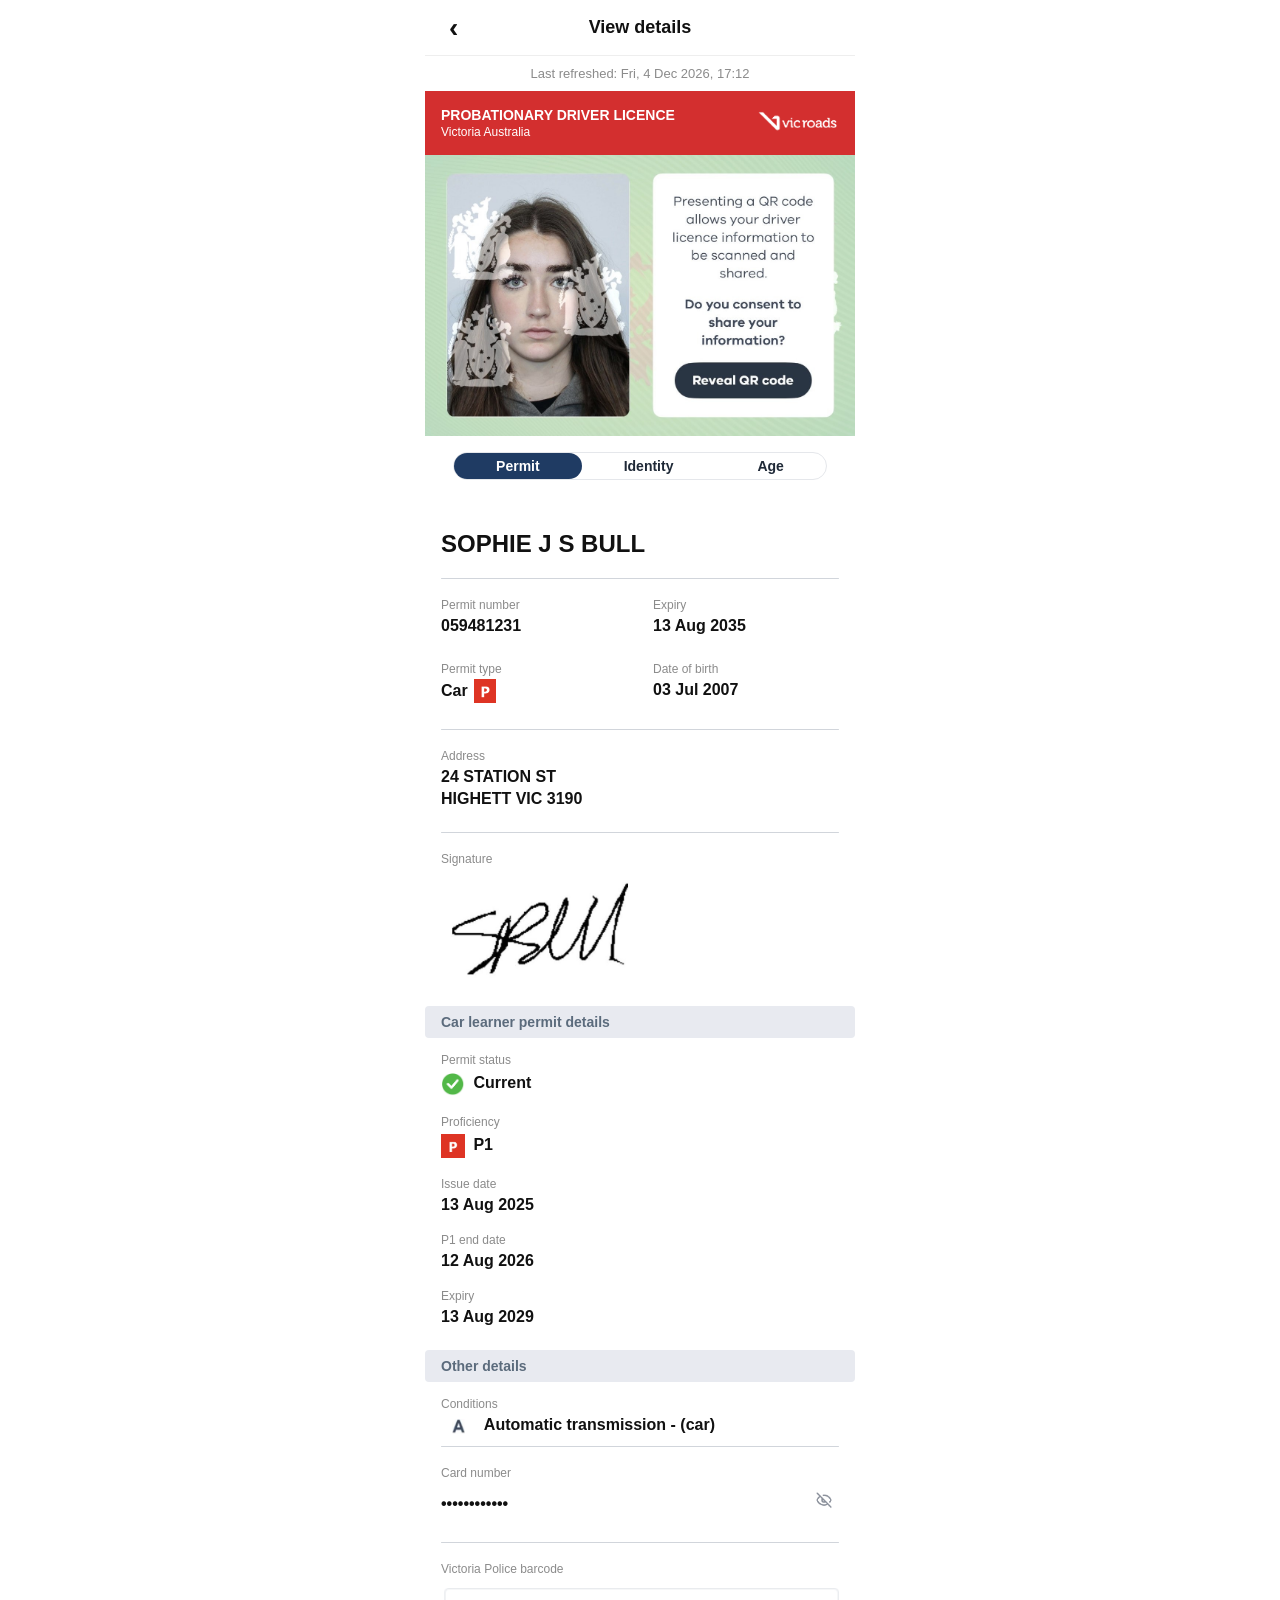
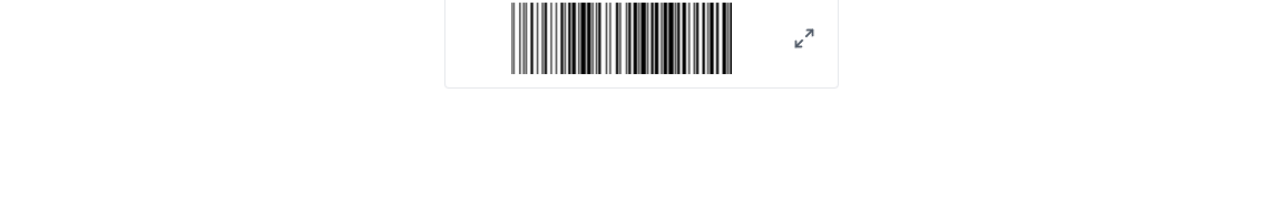
<file: index.html>
<!DOCTYPE html>
<html lang="en">
<head>
  <meta charset="UTF-8" />
  <title>View details</title>

  <!-- iOS-safe viewport -->
  <meta name="viewport" content="width=device-width, initial-scale=1, viewport-fit=cover">

  <link rel="stylesheet" href="styles.css" />
</head>
<body>

<div class="app">

  <!-- HEADER -->
  <header class="top-header">
    <a href="home.html" class="back">‹</a>
    <div class="title">View details</div>
  </header>

 <div class="refresh" id="lastRefreshed"></div>




  <!-- RED LICENCE BAR -->
  <div class="licence-bar">
  <div>
    <div class="licence-title">PROBATIONARY DRIVER LICENCE</div>
    <div class="licence-sub">Victoria Australia</div>
  </div>
  <!-- Replace text with image -->
  <div class="logo">
    <img src="b7be7c363_image (1),.png" alt="Vicroads Logo" />
  </div>
</div>

  <!-- IMAGE SECTION (REPLACES GREEN BACKGROUND) -->
  <div class="image-section qr-wrap">
  <img src="sophie2.jpg" alt="Licence QR Section">

  <!-- clickable area on top of the screenshot button -->
  <button class="qr-hotspot" onclick="window.location.href='qr.html?from=permit'">
    Reveal QR code
  </button>
</div>


 <div class="segmented">
  <button class="active">Permit</button>

  <a href="identity.html" class="segmented-link">
    <button>Identity</button>
  </a>

  <a href="age.html" class="segmented-link">
  <button>Age</button>
  </a>
</div>

  <!-- DETAILS -->
  <div class="details">

  <h2>SOPHIE J S BULL</h2>

  <div class="divider"></div>


  <!-- BASIC DETAILS -->
  <div class="row">
    <div>
      <span>Permit number</span>
      <strong>059481231</strong>
    </div>
    <div>
      <span>Expiry</span>
      <strong>13 Aug 2035</strong>
    </div>
  </div>

    <div class="row">
    <div>
      <span>Permit type</span>
    <p class="car-permit">
  Car 
  <span class="permit-badge">
    <img src="pppp.png" alt="Permit Icon" class="permit-icon" />
  </span>
</p>



    </div>
    <div>
      <span>Date of birth</span>
      <strong>03 Jul 2007</strong>
    </div>
  </div>

  <div class="divider"></div>

  <div class="single">
    <span>Address</span>
    <strong>24 STATION ST</strong>
    <strong>HIGHETT VIC 3190</strong>
  </div>

<div class="divider"></div>


  <div class="single">
  <span>Signature</span>
  <img src="sophie signature.jpg" alt="Driver Signature" class="signature-image" />
</div>


  <!-- SECTION -->
  <div class="section-banner">
  <h3>Car learner permit details</h3>
</div>


<div class="grid-2">
  <div class="cell">
  <span>Permit status</span>
  <strong>
    <img src="Tick.png" alt="Tick" class="status-tick" />
    Current
  </strong>
</div>


  <div class="cell">
  <span>Proficiency</span>
  <strong>
    <img src="ppp.png" alt="Permit Icon" class="proficiency-logo" />
    P1
  </strong>
</div>

  <div class="cell">
    <span>Issue date</span>
    <strong>13 Aug 2025</strong>
  </div>

    <div class="cell">
    <span>P1 end date</span>
    <strong>12 Aug 2026</strong>
  </div>

  <div class="cell">
    <span>Expiry</span>
    <strong>13 Aug 2029</strong>
  </div>
</div>

  <!-- SECTION -->
   <div class="section-banner">
    <h3>Other details</h3>
   </div>

  <div class="cell">
  <span>Conditions</span>
  <strong>
    <img src="a.png" alt="ass-Icon" class="a-logo" />
    Automatic transmission - (car)
  </strong>
</div>
    
  <div class="divider"></div>

  <div class="single card-number-row">
  <span>Card number</span>

  <div class="card-number-wrapper">
    <strong id="cardNumber" data-real="P4999649">
      ••••••••••••
    </strong>

    <button class="eye-btn" id="toggleEye" type="button">
      <img
        src="close.png"
        class="eye-icon"
        id="eyeIcon"
        alt="Hide card number"
      >
    </button>
  </div>
</div>


  <div class="divider"></div>

  <div class="single">
    <span>Victoria Police barcode</span>
    <img src="barcode.png" class="barcode-logo"/>
  </div>

</div>

<script src="script.js"></script>

</body>
</html>
</file>
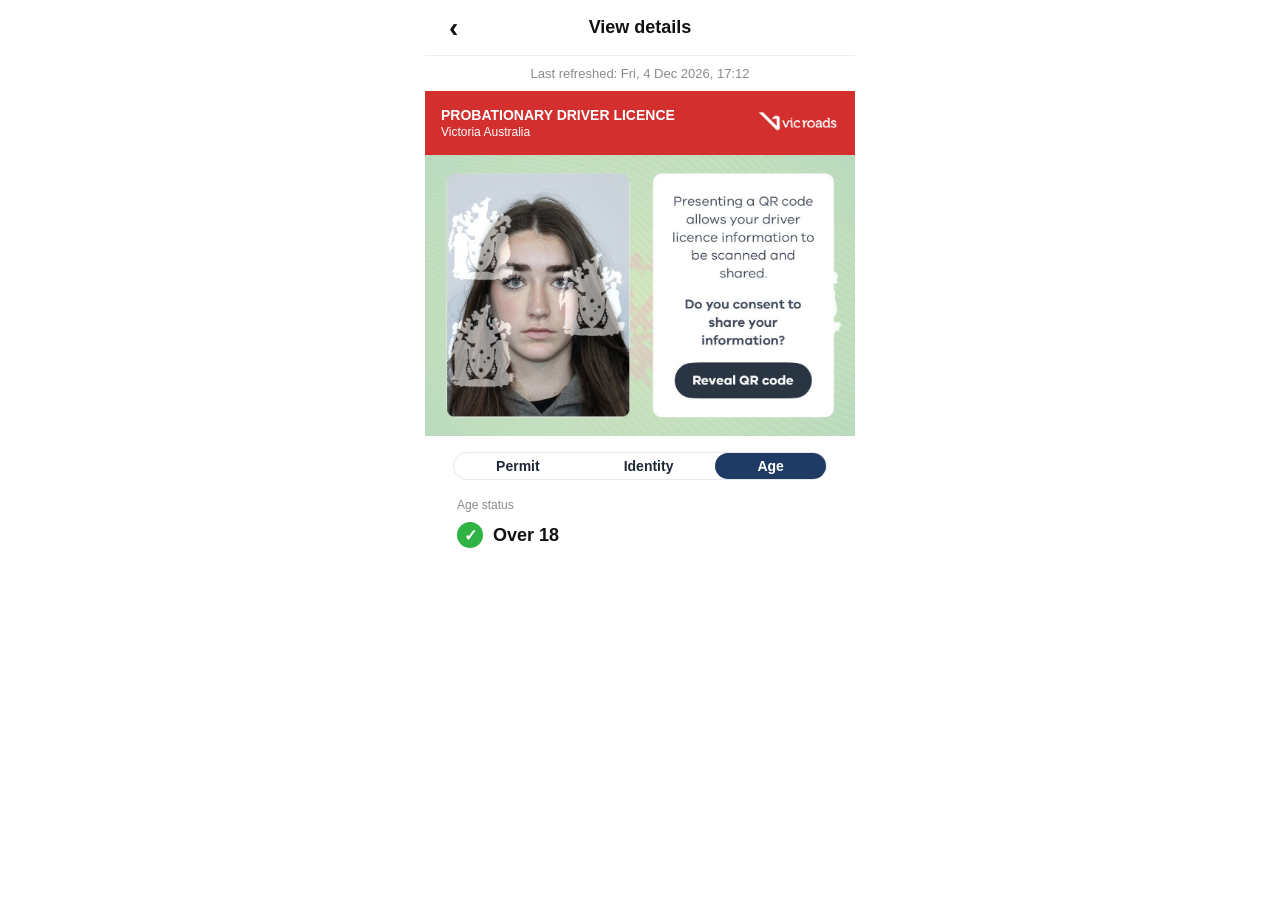
<file: age.html>
<!DOCTYPE html>
<html lang="en">
<head>
  <meta charset="UTF-8" />
  <title>View details</title>
  <meta name="viewport" content="width=device-width, initial-scale=1, viewport-fit=cover" />

  <link rel="stylesheet" href="styles.css" />
</head>

<link rel="stylesheet" href="styles.css" />

<style>
/* make the tab links not look like links */
.segmented-link { text-decoration: none; }

/* Age section */
.age-label {
  font-size: 12px;
  color: #8b8b8b;
  padding: 18px 16px 10px;
}

.age-row {
  display: flex;
  align-items: center;
  gap: 10px;
  padding: 0 16px 18px;
}

.age-check {
  width: 26px;
  height: 26px;
  border-radius: 999px;
  background: #2fb344;
  color: #fff;
  display: flex;
  align-items: center;
  justify-content: center;
  font-weight: 900;
  font-size: 16px;
}

.age-value {
  font-size: 18px;
  font-weight: 700;
  color: #111;
}
</style>

<body>
  <div class="app">

    <!-- HEADER -->
    <header class="top-header">
      <a href="home.html" class="back">‹</a>
      <div class="title">View details</div>
    </header>

    <!-- REFRESH -->
    <div class="refresh" id="lastRefreshed">Last refreshed: —</div>

    <!-- ✅ USE YOUR BANNER + PHOTO EXACTLY -->
    <!-- RED LICENCE BAR -->
    <div class="licence-bar">
      <div>
        <div class="licence-title">PROBATIONARY DRIVER LICENCE</div>
        <div class="licence-sub">Victoria Australia</div>
      </div>
      <!-- Replace text with image -->
      <div class="logo">
        <img src="b7be7c363_image (1),.png" alt="Vicroads Logo" />
      </div>
    </div>

    <!-- IMAGE SECTION (REPLACES GREEN BACKGROUND) -->
   <div class="image-section qr-wrap">
  <img src="sophie2.jpg" alt="Licence QR Section">

  <!-- clickable area on top of the screenshot button -->
  <button class="qr-hotspot" type="button"
  onclick="window.location.href='qr.html?from=age'"></button>
</div>

    
    <!-- TABS (Age active) -->
    <div class="segmented">
      <a href="index.html" class="segmented-link">
        <button type="button">Permit</button>
      </a>

      <a href="identity.html" class="segmented-link">
        <button type="button">Identity</button>
      </a>

      <a href="age.html" class="segmented-link">
        <button type="button" class="active">Age</button>
      </a>
    </div>

    <!-- AGE CONTENT -->
    <div class="details">
      <div class="age-label">Age status</div>

      <div class="age-row">
        <div class="age-check">✓</div>
        <div class="age-value">Over 18</div>
      </div>
    </div>

  </div>

  <!-- JS: auto-update refresh -->
  <script>
    const refreshEl = document.getElementById("lastRefreshed");
    if (refreshEl) {
      const days = ["Sun","Mon","Tue","Wed","Thu","Fri","Sat"];
      const months = ["Jan","Feb","Mar","Apr","May","Jun","Jul","Aug","Sep","Oct","Nov","Dec"];
      const now = new Date();

      refreshEl.textContent =
        `Last refreshed: ${days[now.getDay()]}, ${now.getDate()} ${months[now.getMonth()]} ${now.getFullYear()}, ` +
        `${String(now.getHours()).padStart(2,"0")}:${String(now.getMinutes()).padStart(2,"0")}`;
    }
  </script>
</body>
</html>
</file>
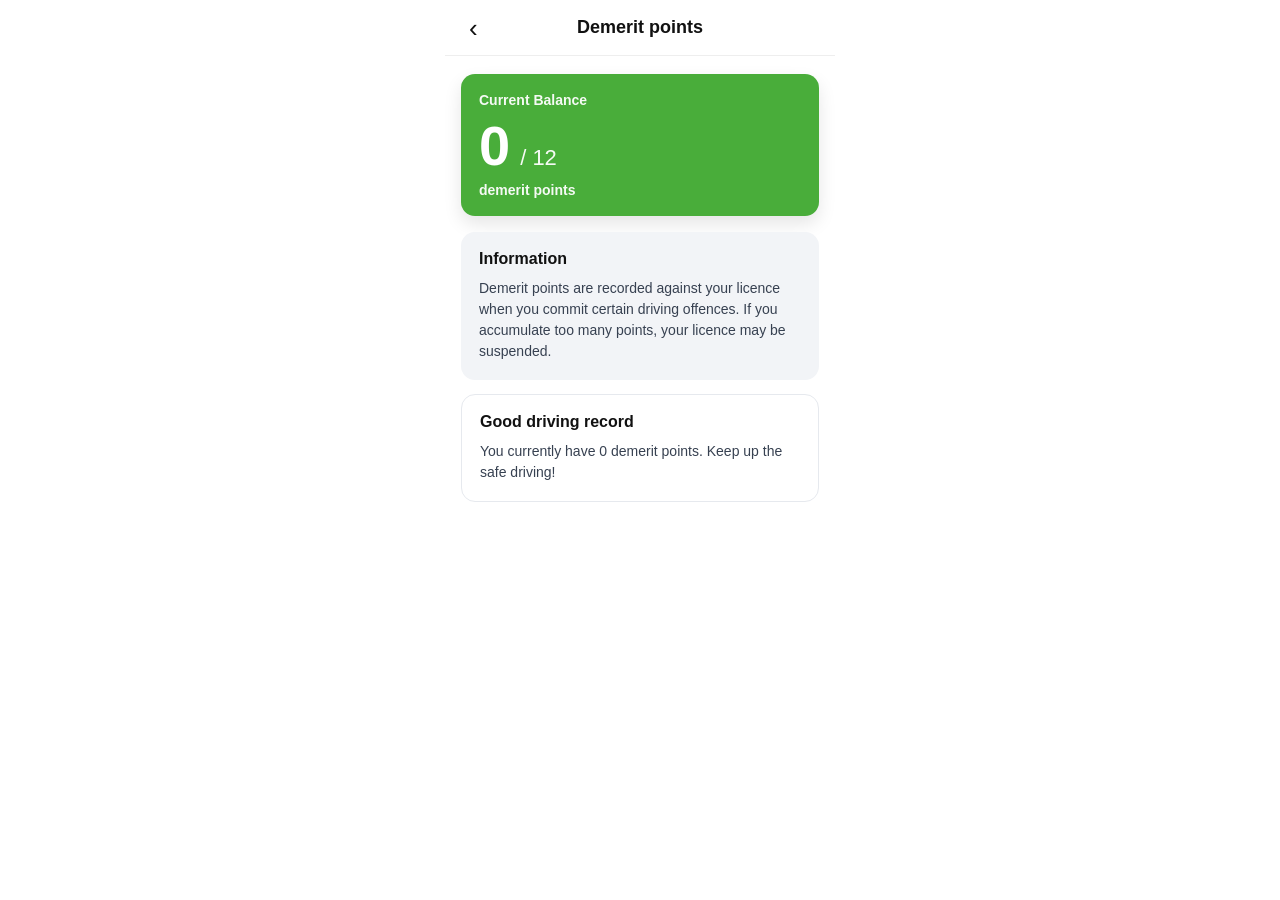
<file: demerit.html>
<!DOCTYPE html>
<html lang="en">
<head>
  <meta charset="UTF-8" />
  <meta name="viewport" content="width=device-width, initial-scale=1, viewport-fit=cover" />
  <title>Demerit points</title>

  <style>
    * { box-sizing: border-box; margin: 0; padding: 0; font-family: -apple-system, BlinkMacSystemFont, "Segoe UI", Roboto, Helvetica, Arial, sans-serif; }
    body { background: #ffffff; color: #111; }

    /* phone frame */
    .app {
      width: 390px;
      height: 100vh;
      margin: 0 auto;
      background: #fff;
      position: relative;
      overflow: hidden;
    }

    /* top header */
    .top-header{
      height: 56px;
      display: flex;
      align-items: center;
      justify-content: center;
      position: relative;
      border-bottom: 1px solid #eee;
      padding: 0 16px;
    }
    .top-header .title{
      font-weight: 600;
      font-size: 18px;
    }
    .top-header .back{
      position: absolute;
      left: 16px;
      text-decoration: none;
      color: #111;
      font-size: 26px;
      line-height: 1;
      padding: 6px 8px;
      border-radius: 10px;
    }
    .top-header .back:active{ background: rgba(0,0,0,0.06); }

    /* page content */
    .content{
      padding: 18px 16px 24px;
    }

    /* green balance card */
    .balance-card{
      background: #49ad3a; /* close to screenshot */
      border-radius: 14px;
      padding: 18px;
      color: #fff;
      box-shadow: 0 8px 18px rgba(0,0,0,0.10);
      margin-bottom: 16px;
    }
    .balance-title{
      font-size: 14px;
      font-weight: 600;
      opacity: 0.95;
      margin-bottom: 10px;
    }
    .balance-row{
      display: flex;
      align-items: baseline;
      gap: 10px;
      margin-bottom: 8px;
    }
    .balance-big{
      font-size: 56px;
      font-weight: 700;
      line-height: 1;
    }
    .balance-outof{
      font-size: 22px;
      font-weight: 500;
      opacity: 0.95;
    }
    .balance-sub{
      font-size: 14px;
      font-weight: 600;
      opacity: 0.95;
    }

    /* info cards */
    .card{
      background: #f2f4f7;
      border-radius: 14px;
      padding: 18px;
      margin-bottom: 14px;
    }
    .card.white{
      background: #fff;
      border: 1px solid #e6e9ee;
    }
    .card-title{
      font-size: 16px;
      font-weight: 700;
      margin-bottom: 10px;
    }
    .card-text{
      font-size: 14px;
      line-height: 1.5;
      color: #374151;
    }
  </style>
</head>

<body>
  <div class="app">

    <header class="top-header">
      <a class="back" href="home.html">‹</a>
      <div class="title">Demerit points</div>
    </header>

    <div class="content">

      <div class="balance-card">
        <div class="balance-title">Current Balance</div>

        <div class="balance-row">
          <div class="balance-big">0</div>
          <div class="balance-outof">/ 12</div>
        </div>

        <div class="balance-sub">demerit points</div>
      </div>

      <div class="card">
        <div class="card-title">Information</div>
        <div class="card-text">
          Demerit points are recorded against your licence when you commit certain driving offences.
          If you accumulate too many points, your licence may be suspended.
        </div>
      </div>

      <div class="card white">
        <div class="card-title">Good driving record</div>
        <div class="card-text">
          You currently have 0 demerit points. Keep up the safe driving!
        </div>
      </div>

    </div>
  </div>
</body>
</html>
</file>
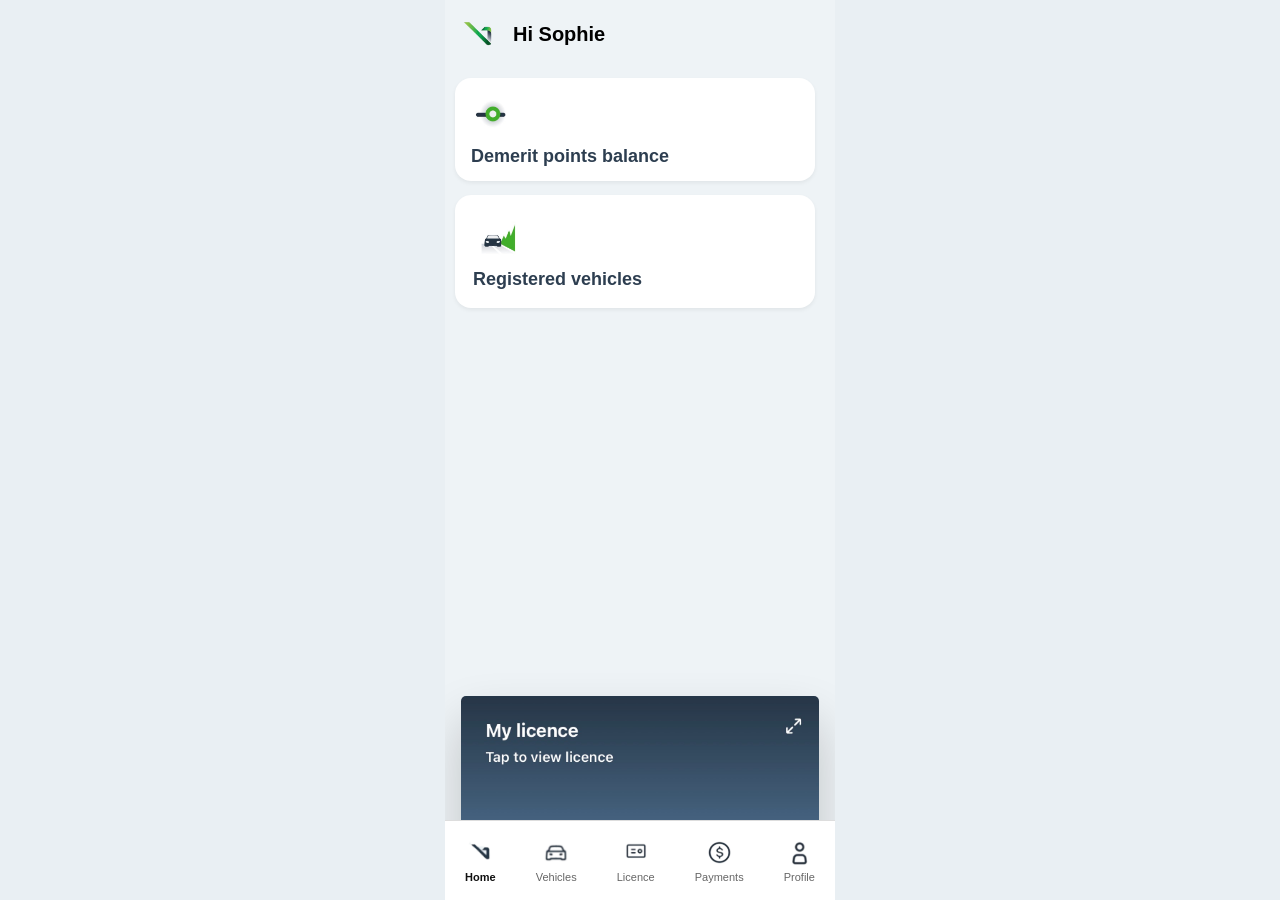
<file: home.html>
<!DOCTYPE html>
<html lang="en">
<head>
<meta charset="UTF-8">
<meta name="viewport" content="width=device-width, initial-scale=1.0">
<title>Licence App</title>

<style>
* * {
  box-sizing: border-box;
  font-family: -apple-system, BlinkMacSystemFont, "Segoe UI", Roboto, Helvetica, Arial, sans-serif;
}

body {
  margin: 0;
  background: #e9eff3;
  display: flex;
  justify-content: center;
}

/* PHONE CONTAINER */
.app {
  width: 390px;
  height: 100vh;
  background: #eef3f6;
  position: relative; /* important for absolute positioning */
  overflow: hidden;
  margin: 0 auto;
}

/* CONTENT */
.content {
  padding: 20px 16px 120px;
}

/* HEADER */
.header {
  display: flex;
  align-items: center;
  gap: 10px;
  padding-top: 10px;
  padding-bottom: 20px;
}

.check {
  width: 22px;
  height: 22px;
  border-radius: 6px;
  border: 2px solid #1abc9c;
  color: #1abc9c;
  display: flex;
  align-items: center;
  justify-content: center;
  font-weight: bold;
}

.header h2 {
  margin: 0;
  font-size: 20px;
}

/* BUTTON CARDS */
.card {
  background: white;
  border-radius: 16px;
  padding: 18px;
  display: flex;
  align-items: center;
  gap: 14px;
  margin-bottom: 14px;
  box-shadow: 0 2px 4px rgba(0,0,0,0.06);
}

.icon {
  width: 36px;
  height: 36px;
  border-radius: 50%;
  background: #eaf7f1;
  display: flex;
  align-items: center;
  justify-content: center;
  font-size: 18px;
}

/* LICENCE BUTTON */
.licence-link {
  position: absolute;
  bottom: -5px;         /* distance above nav; change this for spacing */
  left: 0;
  right: 0;
  display: flex;         /* centers the image */
  justify-content: center;
  text-decoration: none;
  color: inherit;
  position: absolute;
  left: 0;
  right: 0;
  display: flex;
  justify-content: center;
  }

.licence-btn {
  width: calc(100% - 32px); /* full width minus some padding */
  max-width: 390px;
  height: auto;
  border-radius: 5px;
  box-shadow: 0 25px 50px rgba(0,0,0,0.2);
  transition: transform 0.1s ease-in-out;
}

.licence-btn:active {
  transform: scale(0.99);
}

/* BOTTOM NAV */
.nav {
  position: absolute;   /* inside phone */
  bottom: 0;            /* flush at bottom */
  left: 0;
  right: 0;
  height: 80px;
  background: white;
  border-top: 1px solid #ddd;
  display: flex;
  justify-content: space-around;
  align-items: center;             /* push nav up */
  width: 100%;
}

.nav a {
  display: flex;
  flex-direction: column;
  align-items: center;
  justify-content: center;
  text-decoration: none;
  color: #666;
  font-size: 11px;
}

.nav a.active {
  color: #111;      /* dark/black text for active page */
  font-weight: 600;
}

.nav-icon {
  width: 28px;
  height: 28px;
  object-fit: contain;
  display: block;
  margin-bottom: 4px;
}

.demerit-card {
  display: flex;
  flex-direction: column;       
  align-items: flex-start;      
  background: white;            
  border-radius: 16px;          
  padding: 12px;                
  box-shadow: 0 2px 4px rgba(0,0,0,0.06); 
  gap: 8px;                     
  width: 100%;                  
  max-width: 360px;             
  margin-bottom: 14px;          
  box-sizing: border-box;

  /* NEW: move the card to the right */
  margin-left: 10px;   /* shifts the whole card 20px right */
}


.demerit-img {
  width: 48px;                 /* same as Tailwind w-12 */
  height: 48px;                /* same as Tailwind h-12 */
  object-fit: contain;         /* keeps proportions */
}

.demerit-text {
  font-size: 1.125rem;         /* ~18px, similar to text-lg */
  font-weight: 600;             /* bold */
  color: #2D3E50;
  margin: 0px;
  margin-left: 4px;
  margin-bottom: 2px;
  text-align: left;
}

.vehicle-card {
  display: flex;
  flex-direction: column;       
  align-items: flex-start;      
  background: white;            
  border-radius: 16px;          
  padding: 18px;                
  box-shadow: 0 2px 4px rgba(0,0,0,0.06); 
  gap: 8px;                     
  width: 100%;                  
  max-width: 360px;             
  margin-bottom: 14px;          
  box-sizing: border-box;

  /* NEW: move the card to the right */
  margin-left: 10px;  
}


.vehicle-img {
  width: 48px;                 /* same as Demerit Points card */
  height: 48px;
  object-fit: contain;
}

.vehicle-text {
  font-size: 1.125rem;         /* ~18px */
  font-weight: 600;
  color: #2D3E50;
  margin: 0;
  text-align: left;
}

.header img.header-img {
  width: 48px;      /* adjust width */
  height: 48px;     /* adjust height */
  object-fit: contain;  /* keeps aspect ratio */
  margin-left: 10px;
}


</style>
</head>

<body>

<div class="app">

 <div class="header">
  <img src="vicroadlogo.png" alt="Profile" class="header-img">
  <h2>Hi Sophie</h2>
</div>


    <a href="demerit.html" style="text-decoration:none; color:inherit; display:block;">
  <div class="demerit-card">
    <img src="0d9abd62a_IMG_6900.jpg" alt="Demerit Points" class="demerit-img">
    <h3 class="demerit-text">Demerit points balance</h3>
  </div>
</a>

   <a href="vehicles.html" style="text-decoration:none; color:inherit; display:block;">
  <div class="vehicle-card">
    <img src="Vechile.jpg" class="vehicle-img">
    <h3 class="vehicle-text">Registered vehicles</h3>
  </div>
</a>

 <a href="index.html" class="licence-link">
  <img src="License button.jpg" alt="My licence" class="licence-btn">
</a>



  <nav class="nav">
    <a href="home.html" class="active">
      <img src="home logo.png" alt="Licence" class="nav-icon">
      Home
    </a>

    <a href="vehicles-menu.html">
  <img src="car logo.png" class="nav-icon">
  Vehicles
</a>


    <a href="index.html">
      <img src="License logo.png" alt="Licence" class="nav-icon">
      Licence
    </a>
    <a href="payment.html">
      <img src="payment logo.png" alt="Licence" class="nav-icon">
      Payments
    </a>

    <a href="profile.html">
      <img src="profile logo.png" alt="Licence" class="nav-icon">
      Profile
    </a>
  </nav>

</div>

</body>
</html>
</file>
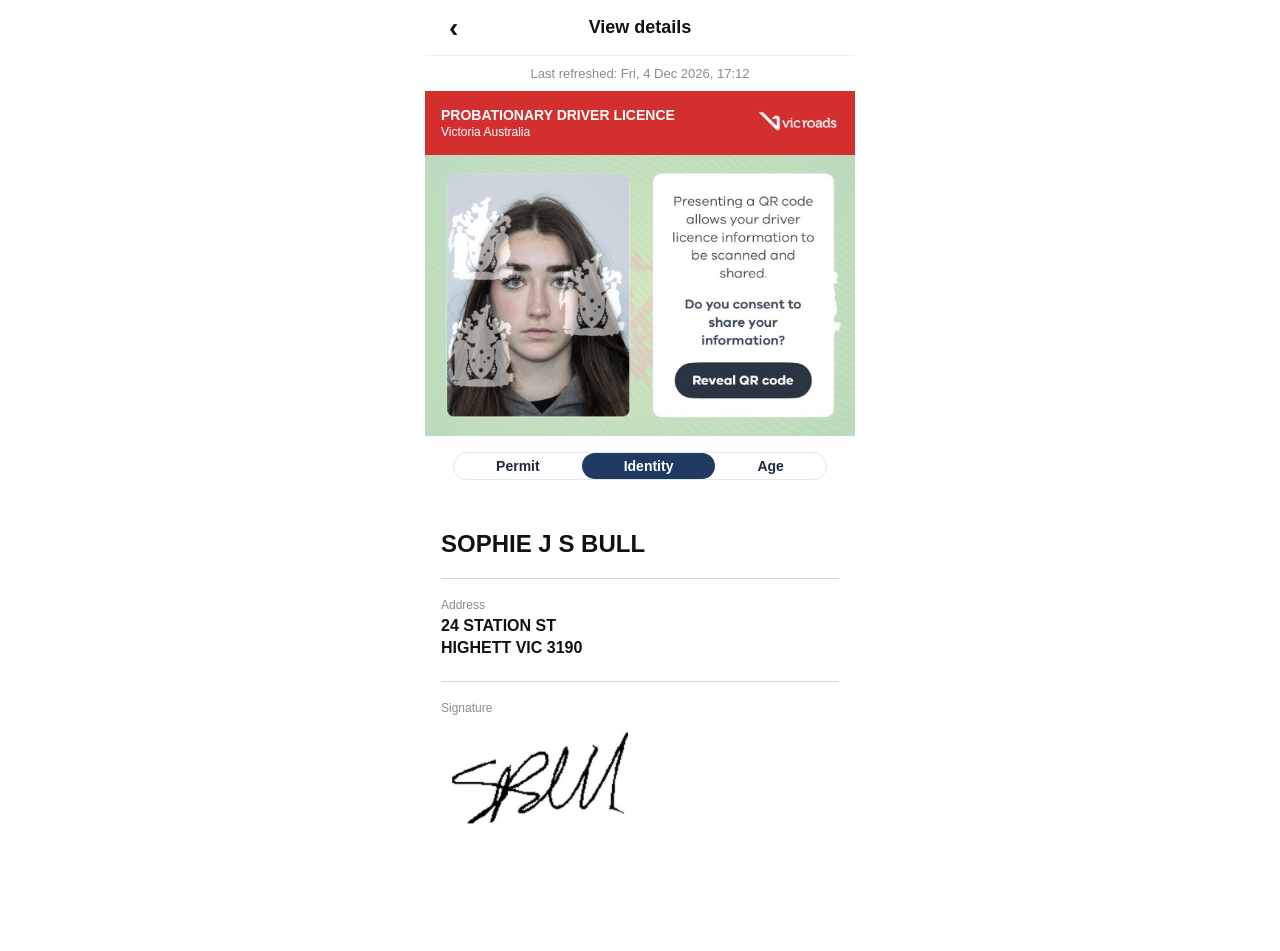
<file: identity.html>
<!DOCTYPE html>
<html lang="en">
<head>
  <meta charset="UTF-8" />
  <title>View details</title>

  <meta name="viewport" content="width=device-width, initial-scale=1, viewport-fit=cover">
  <link rel="stylesheet" href="styles.css" />
</head>

<link rel="stylesheet" href="styles.css" />

<body>
  <div class="app">

    <header class="top-header">
      <a href="home.html" class="back">‹</a>
      <div class="title">View details</div>
    </header>

    <div class="refresh" id="lastRefreshed"></div>

    <div class="licence-bar">
      <div>
        <div class="licence-title">PROBATIONARY DRIVER LICENCE</div>
        <div class="licence-sub">Victoria Australia</div>
      </div>
      <div class="logo">
        <img src="b7be7c363_image (1),.png" alt="Vicroads Logo" />
      </div>
    </div>

   <div class="image-section qr-wrap">
  <img src="sophie2.jpg" alt="Licence QR Section">

  <!-- clickable area on top of the screenshot button -->
  <button class="qr-hotspot" type="button" onclick="window.location.href='qr.html?from=identity'"></button>
</div>


    <div class="segmented">

  <a href="index.html" class="segmented-link">
    <button>Permit</button>
  </a>

  <a href="identity.html" class="segmented-link">
    <button class="active">Identity</button>
  </a>

  <a href="age.html" class="segmented-link">
    <button>Age</button>
  </a>

</div>


    <div class="details">
      <h2>SOPHIE J S BULL</h2>

      <div class="divider"></div>

      <div class="single">
        <span>Address</span>
        <strong>24 STATION ST</strong>
        <strong>HIGHETT VIC 3190</strong>
      </div>

      <div class="divider"></div>

      <div class="single">
        <span>Signature</span>
        <img src="sophie signature.jpg" alt="Driver Signature" class="signature-image" />
      </div>
    </div> <!-- ✅ close .details -->

  </div> <!-- ✅ close .app -->

  <script src="script.js"></script>
</body>
</html>
</file>
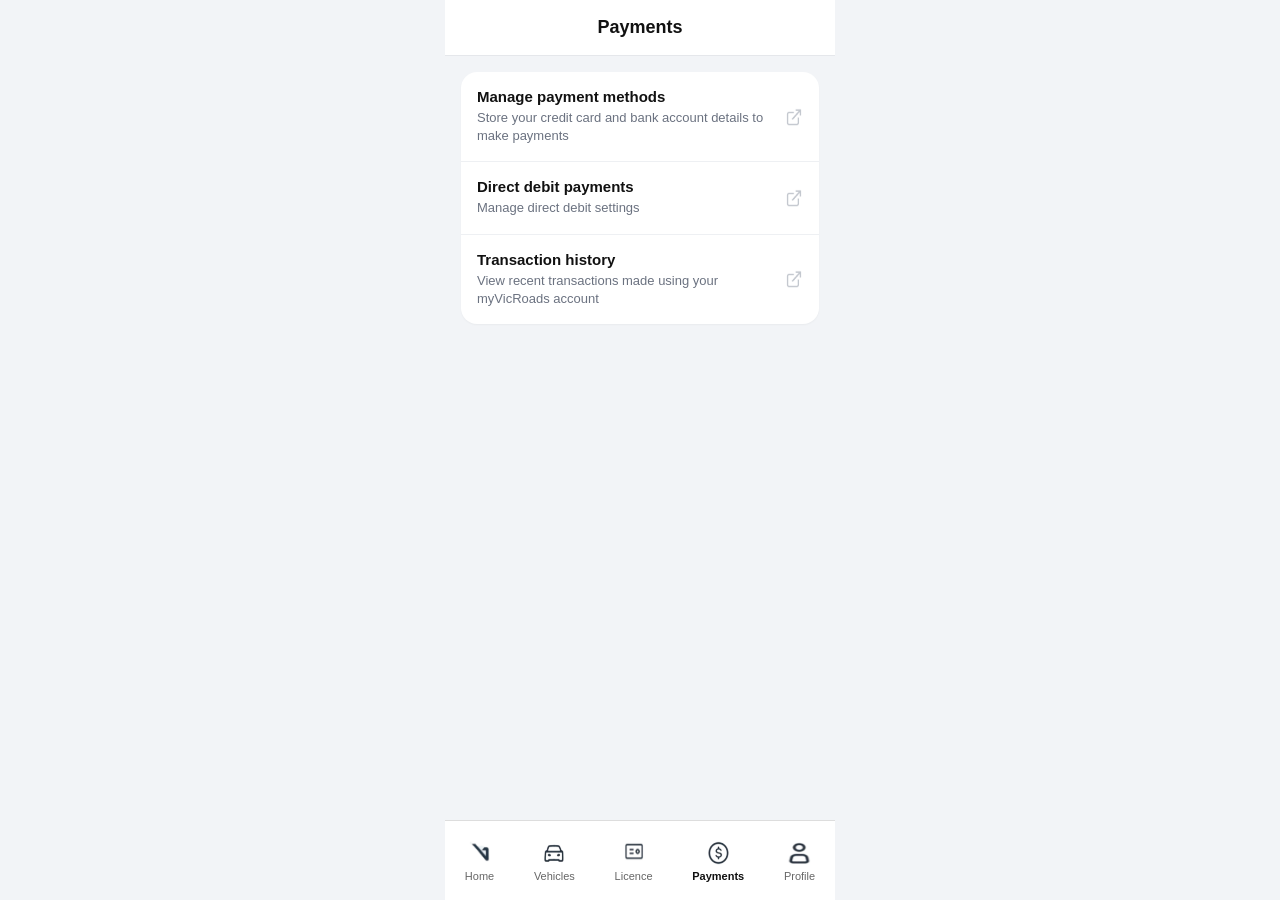
<file: payment.html>
<!DOCTYPE html>
<html lang="en">
<head>
  <meta charset="UTF-8" />
  <meta name="viewport" content="width=device-width, initial-scale=1, viewport-fit=cover" />
  <title>Payments</title>

  <style>
    * {
      box-sizing: border-box;
      margin: 0;
      padding: 0;
      font-family: -apple-system, BlinkMacSystemFont, "Segoe UI", Roboto, Helvetica, Arial, sans-serif;
    }

    body {
      background: #f2f4f7;
      color: #111;
    }

    .app {
      width: 390px;
      height: 100vh;
      margin: 0 auto;
      background: #f2f4f7;
      position: relative;
      overflow: hidden;
    }

    /* HEADER */
    .top-header {
      height: 56px;
      display: flex;
      align-items: center;
      justify-content: center;
      background: #fff;
      border-bottom: 1px solid #e5e7eb;
    }

    .top-header .title {
      font-size: 18px;
      font-weight: 600;
    }

    /* CONTENT */
    .content {
      padding: 16px;
    }

    .card {
      background: #fff;
      border-radius: 16px;
      overflow: hidden;
      box-shadow: 0 1px 2px rgba(0,0,0,0.04);
    }

    .item {
      display: flex;
      justify-content: space-between;
      align-items: center;
      padding: 16px;
      text-decoration: none;
      color: inherit;
    }

    .item + .item {
      border-top: 1px solid #eef0f3;
    }

    .item-text h3 {
      font-size: 15px;
      font-weight: 600;
      margin-bottom: 4px;
    }

    .item-text p {
      font-size: 13px;
      color: #6b7280;
      line-height: 1.4;
    }

    .external {
      width: 18px;
      height: 18px;
      opacity: 0.6;
      flex-shrink: 0;
    }

    .item:active {
      background: #f9fafb;
    }

    /* BOTTOM NAV */
    .nav {
      position: absolute;
      bottom: 0;
      width: 100%;
      height: 80px;
      background: #fff;
      border-top: 1px solid #ddd;
      display: flex;
      justify-content: space-around;
      align-items: center;
    }

    .nav a {
      text-decoration: none;
      color: #666;
      font-size: 11px;
      text-align: center;
    }

    .nav a.active {
      color: #111;
      font-weight: 600;
    }

    .nav-icon {
      width: 26px;
      height: 26px;
      display: block;
      margin: 0 auto 4px;
    }
  </style>
</head>

<body>
  <div class="app">

    <header class="top-header">
      <div class="title">Payments</div>
    </header>

    <div class="content">
      <div class="card">

        <a href="#" class="item">
          <div class="item-text">
            <h3>Manage payment methods</h3>
            <p>Store your credit card and bank account details to make payments</p>
          </div>
          <img src="tic.png" class="external">
        </a>

        <a href="#" class="item">
          <div class="item-text">
            <h3>Direct debit payments</h3>
            <p>Manage direct debit settings</p>
          </div>
          <img src="tic.png" class="external">
        </a>

        <a href="#" class="item">
          <div class="item-text">
            <h3>Transaction history</h3>
            <p>View recent transactions made using your myVicRoads account</p>
          </div>
          <img src="tic.png" class="external">
        </a>

      </div>
    </div>

    <!-- bottom nav -->
    <nav class="nav">
      <a href="home.html">
        <img src="home logo.png" class="nav-icon">
        Home
      </a>

      <a href="vehicles-menu.html">
        <img src="car logo.png" class="nav-icon">
        Vehicles
      </a>

      <a href="index.html">
        <img src="License logo.png" class="nav-icon">
        Licence
      </a>

      <a href="payment.html" class="active">
        <img src="payment logo.png" class="nav-icon">
        Payments
      </a>

      <a href="profile.html">
        <img src="profile logo.png" class="nav-icon">
        Profile
      </a>
    </nav>

  </div>
</body>
</html>
</file>
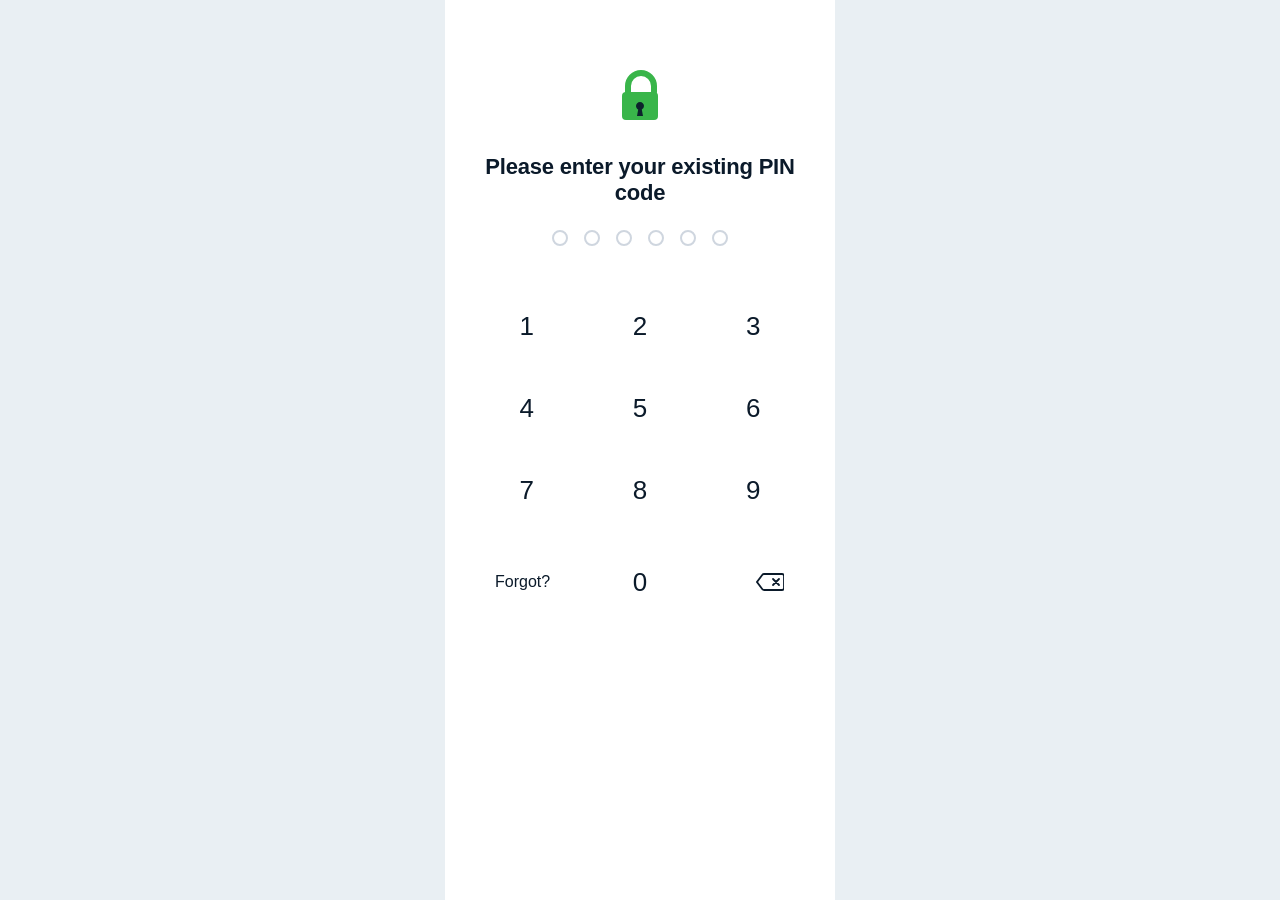
<file: pin.html>
<!DOCTYPE html>
<html lang="en">
<head>
  <meta charset="UTF-8" />
  <meta name="viewport" content="width=device-width, initial-scale=1, viewport-fit=cover" />
  <title>Enter PIN</title>
  <style>
    * { box-sizing: border-box; margin: 0; padding: 0; font-family: -apple-system, BlinkMacSystemFont, "Segoe UI", Roboto, Helvetica, Arial, sans-serif; }
    body { background: #fff; color: #0b1a2a; }

    /* Phone frame (optional) */
    .app {
      width: 390px;
      height: 100vh;
      margin: 0 auto;
      background: #fff;
      position: relative;
      overflow: hidden;
      padding: 28px 18px 22px;
    }

    .top {
      display: flex;
      flex-direction: column;
      align-items: center;
      margin-top: 18px;
    }

    .lock {
      width: 64px;
      height: 64px;
      margin: 18px 0 18px;
    }

    h1 {
      font-size: 22px;
      font-weight: 800;
      text-align: center;
      margin: 8px 0 18px;
      letter-spacing: -0.2px;
    }

    .dots {
      display: flex;
      gap: 16px;
      justify-content: center;
      margin: 6px 0 22px;
    }

    .dot {
      width: 16px;
      height: 16px;
      border-radius: 999px;
      border: 2px solid #cfd6df;
      background: transparent;
    }

    .dot.filled {
      background: #0b1a2a;
      border-color: #0b1a2a;
    }

    .keypad {
      margin-top: 24px;
      display: grid;
      grid-template-columns: repeat(3, 1fr);
      gap: 26px 10px;
      width: 100%;
      padding: 6px 12px 0;
      justify-items: center;
      align-items: center;
    }

    .key {
      width: 86px;
      height: 56px;
      border: none;
      background: transparent;
      font-size: 26px;
      font-weight: 500;
      color: #0b1a2a;
      border-radius: 14px;
      cursor: pointer;
      -webkit-tap-highlight-color: transparent;
    }

    .key:active {
      background: rgba(11, 26, 42, 0.06);
    }

    .bottom-row {
      width: 100%;
      display: grid;
      grid-template-columns: 1fr 1fr 1fr;
      align-items: center;
      justify-items: center;
      margin-top: 10px;
      padding: 0 12px;
    }

    .forgot {
      justify-self: start;
      background: transparent;
      border: none;
      color: #0b1a2a;
      font-size: 16px;
      font-weight: 500;
      cursor: pointer;
      padding: 10px 8px;
      border-radius: 10px;
    }

    .forgot:active { background: rgba(11, 26, 42, 0.06); }

    .backspace {
      justify-self: end;
      width: 46px;
      height: 40px;
      display: inline-flex;
      align-items: center;
      justify-content: center;
      border: none;
      background: transparent;
      border-radius: 12px;
      cursor: pointer;
    }
    .backspace:active { background: rgba(11, 26, 42, 0.06); }

    .hint {
      position: absolute;
      left: 0;
      right: 0;
      bottom: 10px;
      text-align: center;
      font-size: 12px;
      color: #7a8796;
    }

    /* If you want it centered on desktop with grey bg */
    .page {
      min-height: 100vh;
      display: flex;
      justify-content: center;
      background: #e9eff3;
    }
  </style>
</head>
<body>
  <div class="page">
    <div class="app">
        <div class="center-area"></div>
      <div class="top">
        <!-- Simple lock SVG (green lock + dark keyhole) -->
        <svg class="lock" viewBox="0 0 64 64" aria-hidden="true">
          <path d="M20 28v-6c0-7.2 5.8-13 13-13s13 5.8 13 13v6"
                fill="none" stroke="#39b54a" stroke-width="6" stroke-linecap="round"/>
          <rect x="14" y="28" width="36" height="28" rx="4" fill="#39b54a"/>
          <path d="M32 38c-2.2 0-4 1.8-4 4 0 1.5.9 2.9 2.2 3.5L29 52h6l-1.2-6.5A4 4 0 0 0 36 42c0-2.2-1.8-4-4-4z"
                fill="#0b1a2a" opacity="0.95"/>
        </svg>

        <h1>Please enter your existing PIN code</h1>

        <div class="dots" id="dots" aria-label="PIN dots">
          <div class="dot"></div>
          <div class="dot"></div>
          <div class="dot"></div>
          <div class="dot"></div>
          <div class="dot"></div>
          <div class="dot"></div>
        </div>
      </div>

      <div class="keypad" aria-label="Keypad">
        <button class="key" data-num="1">1</button>
        <button class="key" data-num="2">2</button>
        <button class="key" data-num="3">3</button>
        <button class="key" data-num="4">4</button>
        <button class="key" data-num="5">5</button>
        <button class="key" data-num="6">6</button>
        <button class="key" data-num="7">7</button>
        <button class="key" data-num="8">8</button>
        <button class="key" data-num="9">9</button>

        <!-- Bottom row: Forgot? | 0 | Backspace -->
        <div class="bottom-row" style="grid-column: 1 / -1;">
          <button class="forgot" type="button">Forgot?</button>

          <button class="key" data-num="0" style="width: 86px;">0</button>

          <button class="backspace" type="button" aria-label="Backspace" id="backspace">
            <!-- backspace icon -->
            <svg width="28" height="20" viewBox="0 0 28 20" aria-hidden="true">
              <path d="M8 2h18a2 2 0 0 1 2 2v12a2 2 0 0 1-2 2H8a2 2 0 0 1-1.6-.8L1 10l5.4-7.2A2 2 0 0 1 8 2z"
                    fill="none" stroke="#0b1a2a" stroke-width="1.8" />
              <path d="M17 7l6 6M23 7l-6 6" stroke="#0b1a2a" stroke-width="1.8" stroke-linecap="round"/>
            </svg>
          </button>
        </div>
      </div>

      <div class="hint" id="hint"></div>
    </div>
  </div>

  <script>
    const dots = Array.from(document.querySelectorAll("#dots .dot"));
    const keys = Array.from(document.querySelectorAll(".key[data-num]"));
    const backspace = document.getElementById("backspace");
    const hint = document.getElementById("hint");

    let pin = "";

    function renderDots() {
      dots.forEach((d, i) => d.classList.toggle("filled", i < pin.length));
    }

    function setHint(msg) {
      hint.textContent = msg || "";
      if (msg) setTimeout(() => (hint.textContent = ""), 1200);
    }

    keys.forEach(btn => {
      btn.addEventListener("click", () => {
        if (pin.length >= 6) return;
        pin += btn.dataset.num;
        renderDots();

        if (pin.length === 6) {
  setTimeout(() => {
    window.location.href = "home.html";
  }, 150);
}
      });
    });

    backspace.addEventListener("click", () => {
      if (!pin.length) return;
      pin = pin.slice(0, -1);
      renderDots();
    });

    renderDots();
  </script>
</body>
</html>
</file>
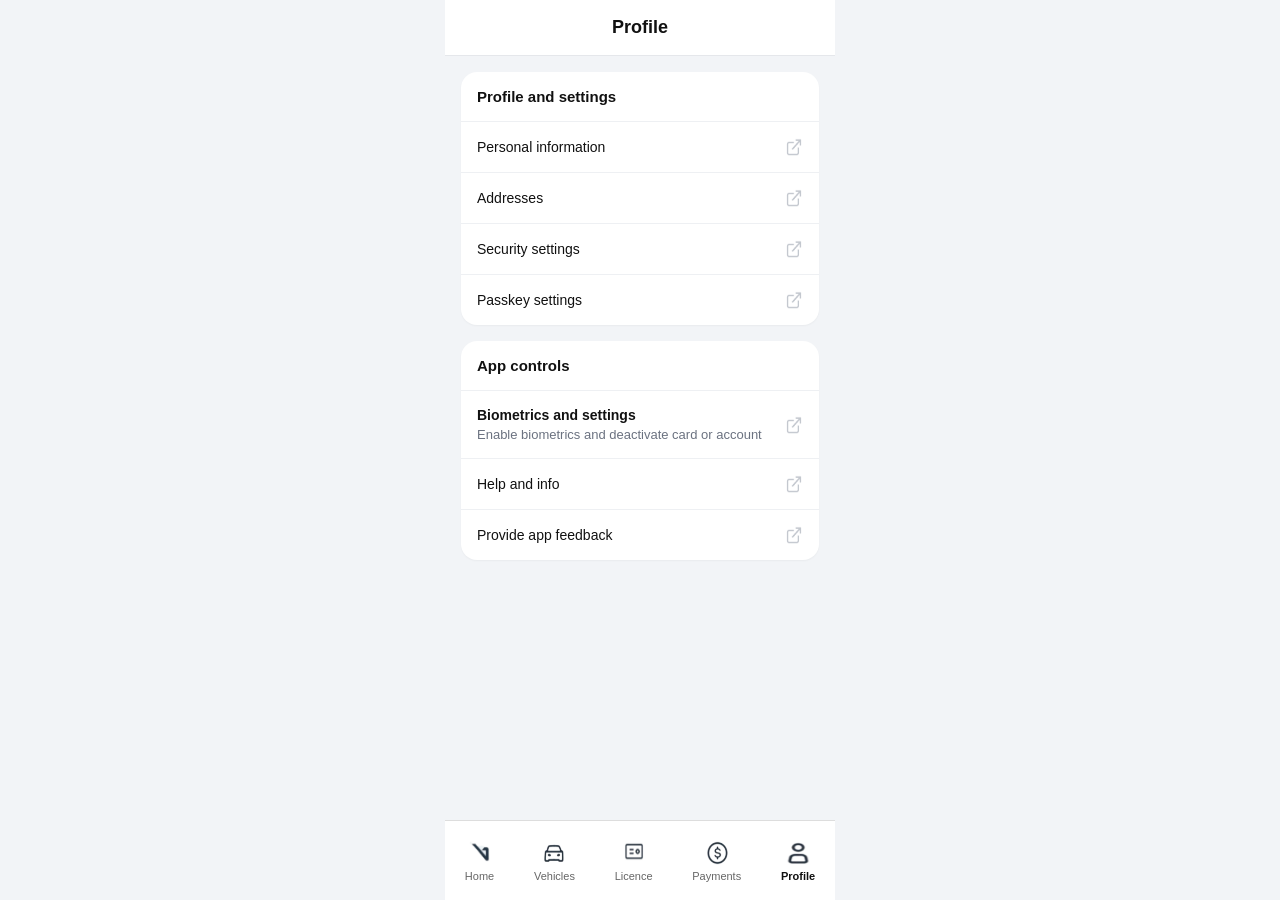
<file: profile.html>
<!DOCTYPE html>
<html lang="en">
<head>
  <meta charset="UTF-8" />
  <meta name="viewport" content="width=device-width, initial-scale=1, viewport-fit=cover" />
  <title>Profile</title>

  <link rel="stylesheet" href="styles.css" />
  
  <style>
    * {
      box-sizing: border-box;
      margin: 0;
      padding: 0;
      font-family: -apple-system, BlinkMacSystemFont, "Segoe UI", Roboto, Helvetica, Arial, sans-serif;
    }

    body {
      background: #f2f4f7;
      color: #111;
    }

    .app {
      width: 390px;
      height: 100vh;
      margin: 0 auto;
      background: #f2f4f7;
      position: relative;
      overflow: hidden;
    }

    /* HEADER */
    .top-header {
      height: 56px;
      display: flex;
      align-items: center;
      justify-content: center;
      background: #fff;
      border-bottom: 1px solid #e5e7eb;
    }

    .top-header .title {
      font-size: 18px;
      font-weight: 600;
    }

    /* CONTENT */
    .content {
      padding: 16px;
      padding-bottom: 100px;
    }

    .section {
      background: #fff;
      border-radius: 16px;
      overflow: hidden;
      margin-bottom: 16px;
      box-shadow: 0 1px 2px rgba(0,0,0,0.04);
    }

    .section-header {
      padding: 16px;
      font-size: 15px;
      font-weight: 700;
      border-bottom: 1px solid #eef0f3;
    }

    .item {
      display: flex;
      justify-content: space-between;
      align-items: center;
      padding: 16px;
      text-decoration: none;
      color: inherit;
      font-size: 14px;
    }

    .item + .item {
      border-top: 1px solid #eef0f3;
    }

    .item p {
      font-size: 13px;
      color: #6b7280;
      margin-top: 4px;
    }

    .chevron {
      width: 18px;
      height: 18px;
      opacity: 0.6;
      flex-shrink: 0;
    }

    .item:active {
      background: #f9fafb;
    }

    /* BOTTOM NAV */
    .nav {
      position: absolute;
      bottom: 0;
      width: 100%;
      height: 80px;
      background: #fff;
      border-top: 1px solid #ddd;
      display: flex;
      justify-content: space-around;
      align-items: center;
    }

    .nav a {
      text-decoration: none;
      color: #666;
      font-size: 11px;
      text-align: center;
    }

    .nav a.active {
      color: #111;
      font-weight: 600;
    }

    .nav-icon {
      width: 26px;
      height: 26px;
      display: block;
      margin: 0 auto 4px;
    }
  </style>
</head>

<body>
  <div class="app">

    <header class="top-header">
      <div class="title">Profile</div>
    </header>

    <div class="content">

      <div class="section">
        <div class="section-header">Profile and settings</div>

        <a href="#" class="item">
          <span>Personal information</span>
          <img src="tic.png" class="chevron">
        </a>

        <a href="#" class="item">
          <span>Addresses</span>
          <img src="tic.png" class="chevron">
        </a>

        <a href="#" class="item">
          <span>Security settings</span>
          <img src="tic.png" class="chevron">
        </a>

        <a href="#" class="item">
          <span>Passkey settings</span>
          <img src="tic.png" class="chevron">
        </a>
      </div>

      <div class="section">
        <div class="section-header">App controls</div>

        <a href="#" class="item">
          <div>
            <strong>Biometrics and settings</strong>
            <p>Enable biometrics and deactivate card or account</p>
          </div>
          <img src="tic.png" class="chevron">
        </a>

        <a href="#" class="item">
          <span>Help and info</span>
          <img src="tic.png" class="chevron">
        </a>

        <a href="#" class="item">
          <span>Provide app feedback</span>
          <img src="tic.png" class="chevron">
        </a>
      </div>

    </div>

    <!-- bottom nav -->
    <nav class="nav">
      <a href="home.html">
        <img src="home logo.png" class="nav-icon">
        Home
      </a>

      <a href="vehicles-menu.html">
        <img src="car logo.png" class="nav-icon">
        Vehicles
      </a>

      <a href="index.html">
        <img src="License logo.png" class="nav-icon">
        Licence
      </a>

      <a href="payment.html">
        <img src="payment logo.png" class="nav-icon">
        Payments
      </a>

      <a href="profile.html" class="active">
        <img src="profile logo.png" class="nav-icon">
        Profile
      </a>
    </nav>

  </div>
</body>
</html>
</file>
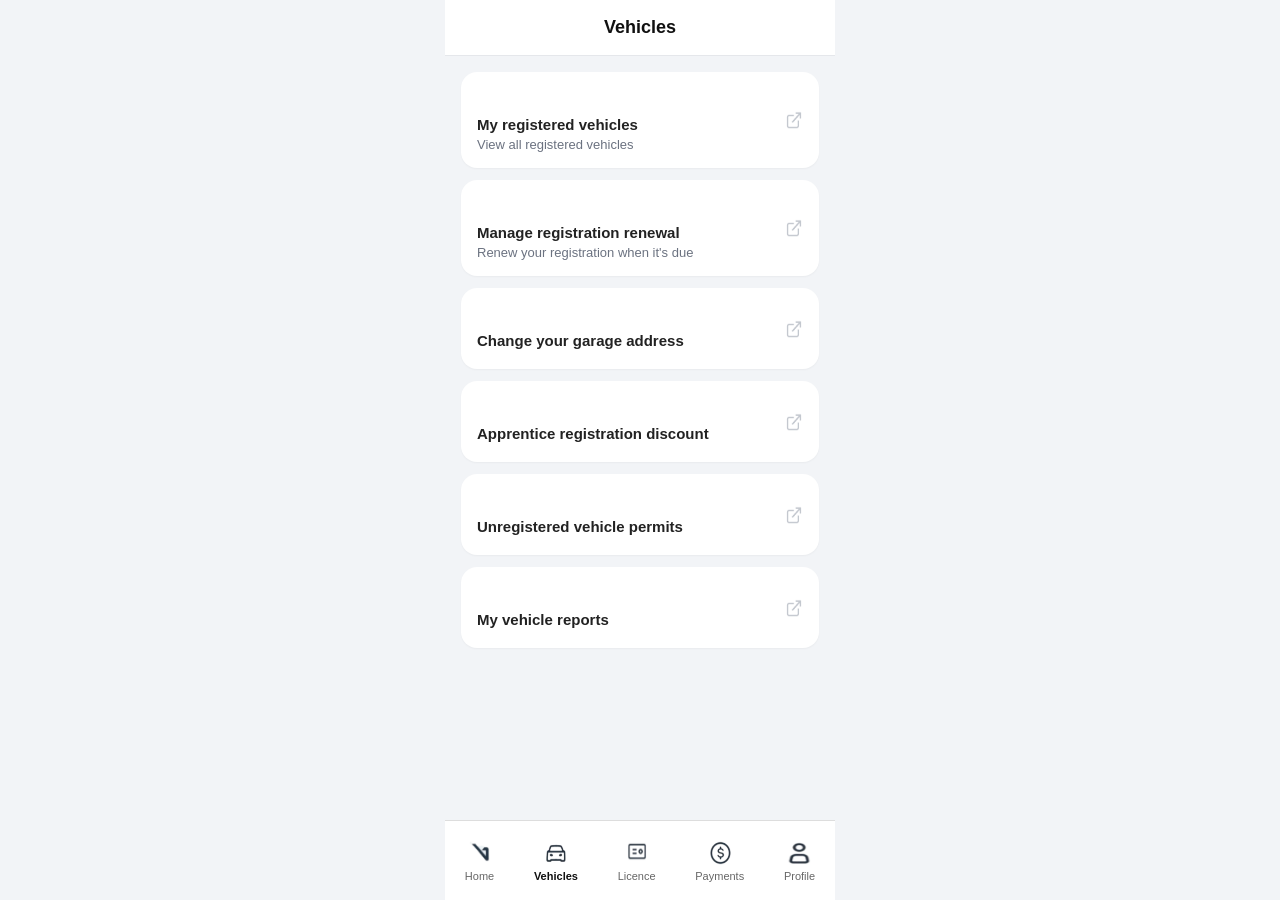
<file: vehicles-menu.html>
<!DOCTYPE html>
<html lang="en">
<head>
  <meta charset="UTF-8" />
  <meta name="viewport" content="width=device-width, initial-scale=1, viewport-fit=cover" />
  <title>Vehicles</title>

  <link rel="stylesheet" href="styles.css" />
  
  <style>
    * {
      box-sizing: border-box;
      margin: 0;
      padding: 0;
      font-family: -apple-system, BlinkMacSystemFont, "Segoe UI", Roboto, Helvetica, Arial, sans-serif;
    }

    body {
      background: #f2f4f7;
      color: #111;
    }

    .app {
      width: 390px;
      height: 100vh;
      margin: 0 auto;
      background: #f2f4f7;
      position: relative;
      overflow: hidden;
    }

    /* HEADER */
    .top-header {
      height: 56px;
      display: flex;
      align-items: center;
      justify-content: center;
      position: relative;
      background: #fff;
      border-bottom: 1px solid #e5e7eb;
    }

    .top-header .title {
      font-size: 18px;
      font-weight: 600;
    }

    /* LIST */
    .list {
      padding: 16px;
    }

    .list-item {
      background: #fff;
      border-radius: 16px;
      padding: 16px;
      margin-bottom: 12px;
      display: flex;
      justify-content: space-between;
      align-items: center;
      text-decoration: none;
      color: inherit;
      box-shadow: 0 1px 2px rgba(0,0,0,0.04);
    }

    .list-text h3 {
      font-size: 15px;
      font-weight: 600;
      margin-bottom: 4px;
    }

    .list-text p {
      font-size: 13px;
      color: #6b7280;
    }

    .external {
      width: 18px;
      height: 18px;
      opacity: 0.6;
    }

    .list-item:active {
      background: #f9fafb;
    }

    /* BOTTOM NAV (same as home) */
    .nav {
      position: absolute;
      bottom: 0;
      width: 100%;
      height: 80px;
      background: #fff;
      border-top: 1px solid #ddd;
      display: flex;
      justify-content: space-around;
      align-items: center;
    }

    .nav a {
      text-decoration: none;
      color: #666;
      font-size: 11px;
      text-align: center;
    }

    .nav a.active {
      color: #111;
      font-weight: 600;
    }

    .nav-icon {
      width: 26px;
      height: 26px;
      display: block;
      margin: 0 auto 4px;
    }
  </style>
</head>

<body>
  <div class="app">

    <header class="top-header">
      <div class="title">Vehicles</div>
    </header>

    <div class="list">

      <a href="vehicles.html" class="list-item">
        <div class="list-text">
          <h3>My registered vehicles</h3>
          <p>View all registered vehicles</p>
        </div>
        <img src="tic.png" class="external">
      </a>

      <a href="#" class="list-item">
        <div class="list-text">
          <h3>Manage registration renewal</h3>
          <p>Renew your registration when it's due</p>
        </div>
        <img src="tic.png" class="external">
      </a>

      <a href="#" class="list-item">
        <div class="list-text">
          <h3>Change your garage address</h3>
        </div>
        <img src="tic.png" class="external">
      </a>

      <a href="#" class="list-item">
        <div class="list-text">
          <h3>Apprentice registration discount</h3>
        </div>
        <img src="tic.png" class="external">
      </a>

      <a href="#" class="list-item">
        <div class="list-text">
          <h3>Unregistered vehicle permits</h3>
        </div>
        <img src="tic.png" class="external">
      </a>

      <a href="#" class="list-item">
        <div class="list-text">
          <h3>My vehicle reports</h3>
        </div>
        <img src="tic.png" class="external">
      </a>

    </div>

    <!-- bottom nav -->
    <nav class="nav">
      <a href="home.html">
        <img src="home logo.png" class="nav-icon">
        Home
      </a>

      <a href="vehicles-menu.html" class="active">
        <img src="car logo.png" class="nav-icon">
        Vehicles
      </a>

      <a href="index.html">
        <img src="License logo.png" class="nav-icon">
        Licence
      </a>

      <a href="payment.html">
        <img src="payment logo.png" class="nav-icon">
        Payments
      </a>

      <a href="profile.html">
        <img src="profile logo.png" class="nav-icon">
        Profile
      </a>
    </nav>

  </div>
</body>
</html>
</file>
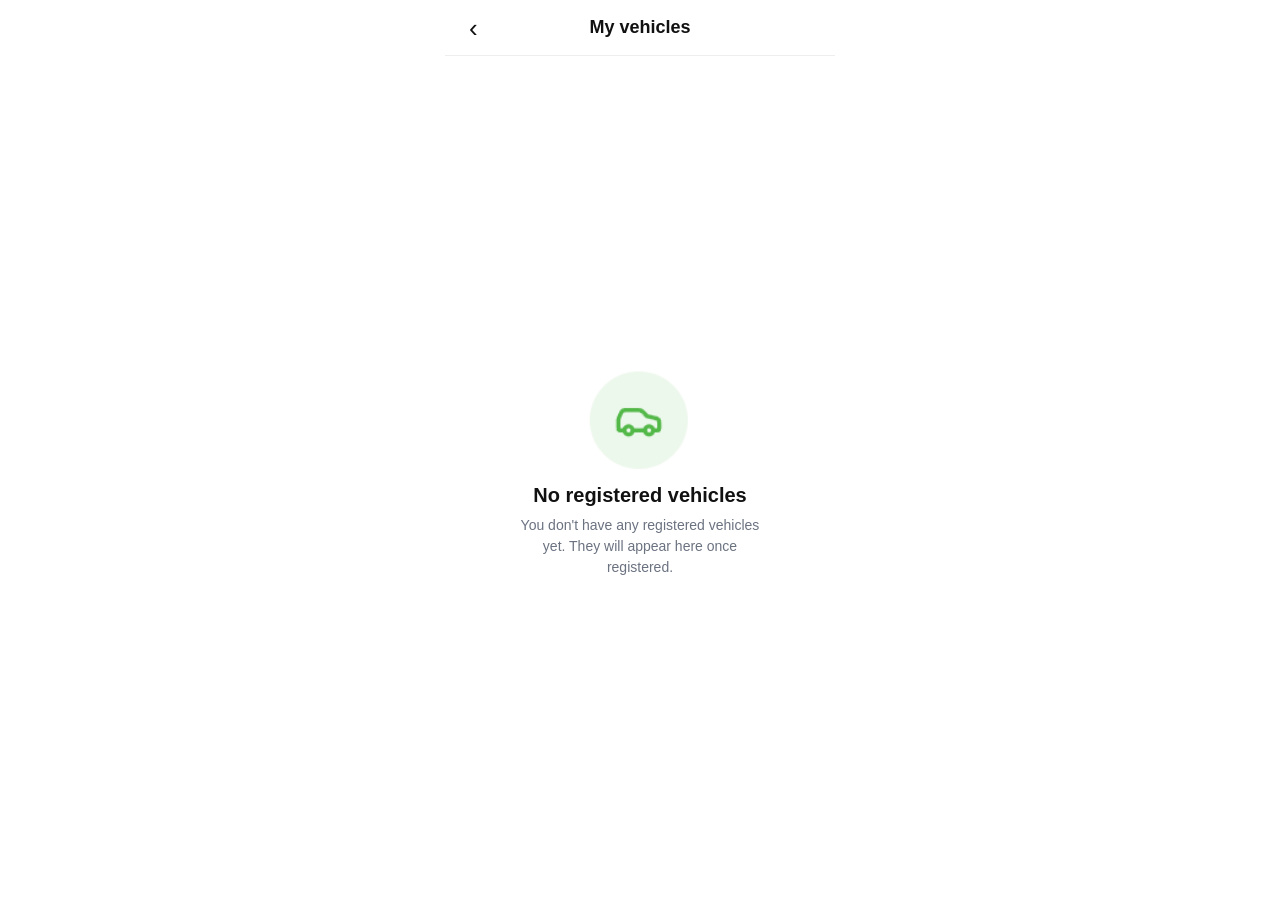
<file: vehicles.html>
<!DOCTYPE html>
<html lang="en">
<head>
  <meta charset="UTF-8" />
  <meta name="viewport" content="width=device-width, initial-scale=1, viewport-fit=cover" />
  <title>My vehicles</title>

  <style>
    * {
      box-sizing: border-box;
      margin: 0;
      padding: 0;
      font-family: -apple-system, BlinkMacSystemFont, "Segoe UI", Roboto, Helvetica, Arial, sans-serif;
    }

    body {
      background: #ffffff;
      color: #111;
    }

    /* phone container */
    .app {
      width: 390px;
      height: 100vh;
      margin: 0 auto;
      background: #fff;
      position: relative;
      overflow: hidden;
    }

    /* header */
    .top-header {
      height: 56px;
      display: flex;
      align-items: center;
      justify-content: center;
      position: relative;
      border-bottom: 1px solid #eee;
      padding: 0 16px;
    }

    .top-header .title {
      font-size: 18px;
      font-weight: 600;
    }

    .top-header .back {
      position: absolute;
      left: 16px;
      text-decoration: none;
      color: #111;
      font-size: 26px;
      line-height: 1;
      padding: 6px 8px;
      border-radius: 10px;
    }

    .top-header .back:active {
      background: rgba(0,0,0,0.06);
    }

    /* empty state */
    .empty {
      height: calc(100vh - 56px);
      display: flex;
      flex-direction: column;
      align-items: center;
      justify-content: center;
      padding: 0 24px;
      text-align: center;
    }

    .icon-circle {
      width: 88px;
      height: 88px;
      border-radius: 50%;
      background: #eaf7ea;
      display: flex;
      align-items: center;
      justify-content: center;
      margin-bottom: 18px;
    }

    .icon-circle img {
      width: 120px;
      height: 120px;
      object-fit: contain;
    }

    .empty h2 {
      font-size: 20px;
      font-weight: 700;
      margin-bottom: 8px;
    }

    .empty p {
      font-size: 14px;
      line-height: 1.5;
      color: #6b7280;
      max-width: 260px;
    }
    .icon-circle {
  background: transparent;   /* removes green circle */
}

  </style>
</head>

<body>
  <div class="app">

    <header class="top-header">
      <a href="home.html" class="back">‹</a>
      <div class="title">My vehicles</div>
    </header>

    <div class="empty">
      <div class="icon-circle">
        <!-- replace car.png with your car icon -->
        <img src="cas.png" alt="Vehicle icon">
      </div>

      <h2>No registered vehicles</h2>
      <p>
        You don't have any registered vehicles yet.
        They will appear here once registered.
      </p>
    </div>

  </div>
</body>
</html>
</file>
<file: styles.css>
/* GLOBAL STYLES */
* {
  box-sizing: border-box;
  font-family: -apple-system, BlinkMacSystemFont, "Segoe UI", Roboto, Helvetica, Arial, sans-serif;
}

body {
  margin: 0;
  background: #ffffff;
  color: #111;
}

.back {
  text-decoration: none;   /* removes underline */
  color: #111;             /* or whatever color you want */
  font-size: 24px;         /* makes the arrow bigger */
  font-weight: bold;
  display: inline-block;
  padding: 4px 8px;
}

.back:active,
.back:visited,
.back:hover {
  color: #111;             /* keeps color consistent on click, hover, visited */
  text-decoration: none;
}


.app {
  max-width: 430px;
  margin: 0 auto;
  background: #fff;

  min-height: 100vh;
  min-height: 100dvh;
}


/* HEADER */
.top-header {
  display: flex;
  align-items: center;
  justify-content: center; /* center all children */
  position: relative;      /* needed for back button absolute positioning */
  height: 56px;
  padding: 0 16px;
  border-bottom: 1px solid #eee;
  padding-top: env(safe-area-inset-top);
  height: calc(56px + env(safe-area-inset-top));
}

.top-header .title {
  font-weight: 600;
  font-size: 18px;
}

.top-header .back {
  position: absolute;      /* place back button independently on the left */
  left: 16px;
  font-size: 28px;
}


/* REFRESH */
.refresh {
  text-align: center;
  font-size: 13px;
  color: #8b8b8b;
  padding: 10px 0;
}

/* LICENCE BAR */
.licence-bar {
  display: flex;
  justify-content: space-between; /* text left, logo right */
  align-items: center;            /* vertical center */
  padding: 16px;
  background: #d32f2f;
  color: white;
}

.licence-text {
  display: flex;
  flex-direction: column;         /* stack title + subtitle */
  justify-content: center;        /* vertical center in flex */
}

.licence-title {
  font-weight: 700;
  font-size: 14px;
}

.licence-sub {
  font-size: 12px;
  margin-top: 2px; /* slight spacing between lines */
}

.logo img {
  height: 22px;                /* perfectly matches text height */
  width: auto;
  object-fit: contain;
  filter: brightness(0) invert(1); /* makes it white */
}

/* IMAGE SECTION */
.image-section {
  width: 100%;
}

.image-section img {
  width: 100%;
  display: block;
}

/* TABS */
.segmented {
  display: flex;          /* 👈 change from inline-flex */
  width: fit-content;     /* keeps pill tight */
  margin: 16px auto 0;    /* centers */
  background: #ffffff;
  border-radius: 999px;
  border: 1px solid #e5e7eb;
}

.licence-link {
  text-decoration: none;
  color: inherit;
  display: block;
}

.segmented button {
      border: none;
      background: transparent;
      padding: 5px 42px;
      border-radius: 999px;
      font-size: 14px;
      font-weight: 600;
      cursor: pointer;
      color: #1f2937;
      transition: all 0.2s ease;
    }

    .segmented button.active {
      background: #1f3b63;
      color: white;
    }


/* DETAILS */
.details {
  padding: 0 16px 24px;
}

.details h2 {
  margin-bottom: 20px;
  margin-top: 50px;
}

.row{
  display:flex;
  justify-content:flex-start; /* don't push to far right */
  gap: 62px;                  /* controls how "middle" the right column is */
  margin-bottom: 24px;
}

.row > div{
  width: 150px;               /* makes both columns consistent */
}


.row span {
  font-size: 12px;
  color: #8b8b8b;
}

.row strong {
  display: block;
  margin-top: 4px;
}

.badge {
  display: inline-flex;             /* inline-block + flex centering */
  align-items: center;              /* vertically center image */
  justify-content: center;          /* horizontally center image */
  background-color: #DE3424;        /* same red as Tailwind example */
  padding: 2px 6px;                 /* approximate px-1.5 py-0.5 in Tailwind */
  font-size: 0.75rem;               /* text-xs equivalent, fallback if image missing */
  font-weight: 700;                  /* bold, for fallback text */
  line-height: 1;                    /* centers content vertically */
}

.badge-image {
  height: 0.75rem;                  /* matches text-xs (12px) */
  width: auto;                       /* preserve aspect ratio */
  display: block;
}



h3 {
  margin-top: 28px;
  margin-bottom: 12px;
  font-size: 15px;
  font-weight: 600;
  color: #222;
}

.single {
  margin-bottom: 24px;
}

.single span {
  font-size: 12px;
  color: #8b8b8b;
}

.single strong {
  display: block;
  margin-top: 4px;
}

.muted {
  color: #8b8b8b;
}

.pill {
  background: #e5e7eb;
  color: #333;
  font-size: 11px;
  padding: 2px 8px;
  border-radius: 999px;
  margin-left: 6px;
}

.barcode {
  margin-top: 8px;
  height: 48px;
  background: repeating-linear-gradient(
    90deg,
    #000,
    #000 2px,
    #fff 2px,
    #fff 4px
  );
  border-radius: 4px;
}

.divider {
  height: 1px;
  background: #d1d5db;
  margin: 12px 0 16px;
  border-radius: 1px;
}

/* GRID-2 STACKED */
.grid-2 {
  display: grid;
  grid-template-columns: 1fr; /* single column */
  gap: 16px;                  /* vertical spacing */
}

.cell span {
  font-size: 12px;
  color: #8b8b8b;
}

.cell strong {
  display: block;
  margin-top: 4px;
}

.section-banner {
  position: relative;
  margin: 24px -16px 12px;       /* negative horizontal margin to stretch full width of container */
  background-color: #E8EAF0;   /* light gray-blue background */
  padding: 8px 16px;           /* vertical and horizontal padding */
  border-radius: 4px;          /* optional: slightly rounded corners */
}

.section-banner h3 {
  margin: 0;                   /* remove default margin */
  font-size: 0.875rem;         /* text-sm in Tailwind (14px) */
  font-weight: 600;             /* semibold */
  color: #5B6B7C;              /* muted dark gray-blue text */
}
.signature-image {
  width: auto;           /* do not stretch full width */
  max-width: 200px;      /* adjust to desired width */
  height: auto;          /* maintain aspect ratio */
  display: block;
  margin-top: 4px;       /* spacing below the label */
  object-fit: contain;   /* keeps proportions */
}

.car-permit {
  font-weight: 600;              /* semibold */
  color: #111;                   /* dark text (similar to text-gray-900) */
  display: flex;                 /* flex container to align text + badge */
  align-items: center;           /* vertically center badge with text */
  gap: 4px;                      /* space between text and badge */
  margin: 0;                     /* remove default margin if needed */
}

.permit-badge {
  display: inline-flex;          /* center contents inside badge */
  align-items: center;
  justify-content: center;
  padding: 2px 1px;              /* px-1.5 py-0.5 equivalent */          /* slightly rounded corners */
}

.permit-icon {
  width: 24px;                   /* roughly text-xs size */
  height: 24px;
  object-fit: contain;           /* maintain image proportions */
  display: block;
}

.status-tick {
  width: 24px;            /* adjust to match text height */
  height: 24px;
  object-fit: contain;
  display: inline-block;
  vertical-align: middle; /* aligns tick with text baseline */
  margin-right: 4px;      /* space between tick and "Current" */
}

.proficiency-logo {
  width: 24px;             /* match text height */
  height: 24px;            
  object-fit: contain;     
  display: inline-block;    
  vertical-align: middle;  /* aligns image with text baseline */
  margin-right: 4px;       /* spacing between logo and text */
}

.a-logo {
  width: 35px;             /* match text height */
  height: 15px;            
  object-fit: contain;     
  display: inline-block;    
  vertical-align: middle;  /* aligns image with text baseline */
  margin-right: 4px;       /* spacing between logo and text */
}

.ass-icon {
  width: 111px;                   /* roughly text-xs size */
  height: 24px;
  object-fit: contain;           /* maintain image proportions */
  display: block;
}

.barcode-logo {
    width: 400px;
    margin-top: 10px;
    align-items: center;
}

.card-number-wrapper {
  display: flex;
  align-items: center;
  justify-content: space-between;
  margin-top: 4px;
}

.eye-btn {
  background: none;
  border: none;
  padding: 4px;
  cursor: pointer;
}

.eye-icon {
  width: 22px;
  height: 22px;
  object-fit: contain;
  opacity: 0.8;
}

.eye-btn:active .eye-icon {
  opacity: 0.5;
}

.content,
.details {
  padding-bottom: calc(96px + env(safe-area-inset-bottom));
}

.qr-wrap{
  position: relative;
}

.qr-hotspot{
  position: absolute;

  /* 👇 move these until it sits on top of the screenshot button */
  left: 57%;
  top: 72%;
  width: 32%;
  height: 14%;

  background: transparent; /* invisible */
  border: none;
  cursor: pointer;

  /* stops blue highlight on mobile */
  -webkit-tap-highlight-color: transparent;

  /* hide text (but keeps accessibility) */
  color: transparent;
}

.inline-strong {
  display: inline-flex;
  align-items: center;   /* moves Car UP */
  gap: 6px;
  line-height: 1;
}
</file>
